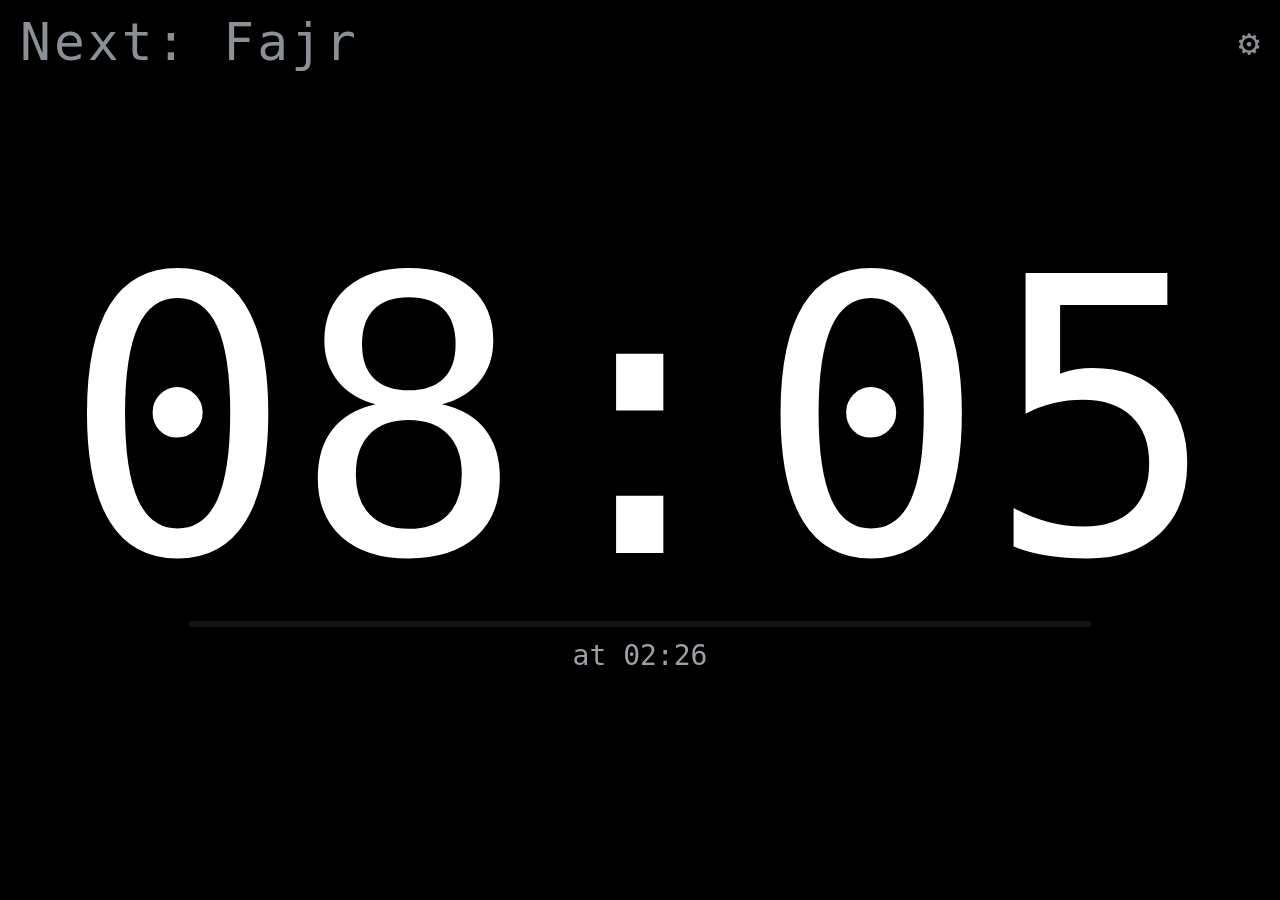
<file: index.html>
<!DOCTYPE html>
<html lang="en">
  <head>
    <meta charset="utf-8" />
    <meta name="viewport" content="width=device-width, initial-scale=1, viewport-fit=cover" />
    <meta name="theme-color" content="#000000" />
    <meta name="apple-mobile-web-app-capable" content="yes" />
    <meta name="apple-mobile-web-app-status-bar-style" content="black" />
    <meta name="apple-mobile-web-app-title" content="Time to Salat" />
    <link rel="manifest" href="./manifest.webmanifest" />
    <title>Time to Salat</title>
    <link rel="stylesheet" href="./styles.css" />
  <link href="https://fonts.googleapis.com/css2?family=Orbitron:wght@400;700&display=swap" rel="stylesheet">
  </head>
  <body>
    <main id="app" class="app" role="main">
      <div class="header">
        <div class="prayer-name" id="prayerName" aria-live="polite">—</div>
        <a class="settings-btn" href="./settings.html" aria-label="Settings" title="Settings">⚙️</a>
      </div>
      <div class="clock" aria-live="polite">
        <span id="hm" class="hm">00:00</span><span id="sec" class="sec" aria-hidden="true">:00</span>
      </div>
      <div class="progress" id="progressBar" aria-hidden="true"></div>
      <div class="subtext" id="nextTime">—</div>
    </main>

    <script type="module" src="./prayerTimes.js"></script>
    <script type="module" src="./app.js"></script>

    <script>
      if ('serviceWorker' in navigator) {
        window.addEventListener('load', () => {
          navigator.serviceWorker.register('./sw.js').catch(() => {});
        });
      }
    </script>
  </body>
</html>
</file>
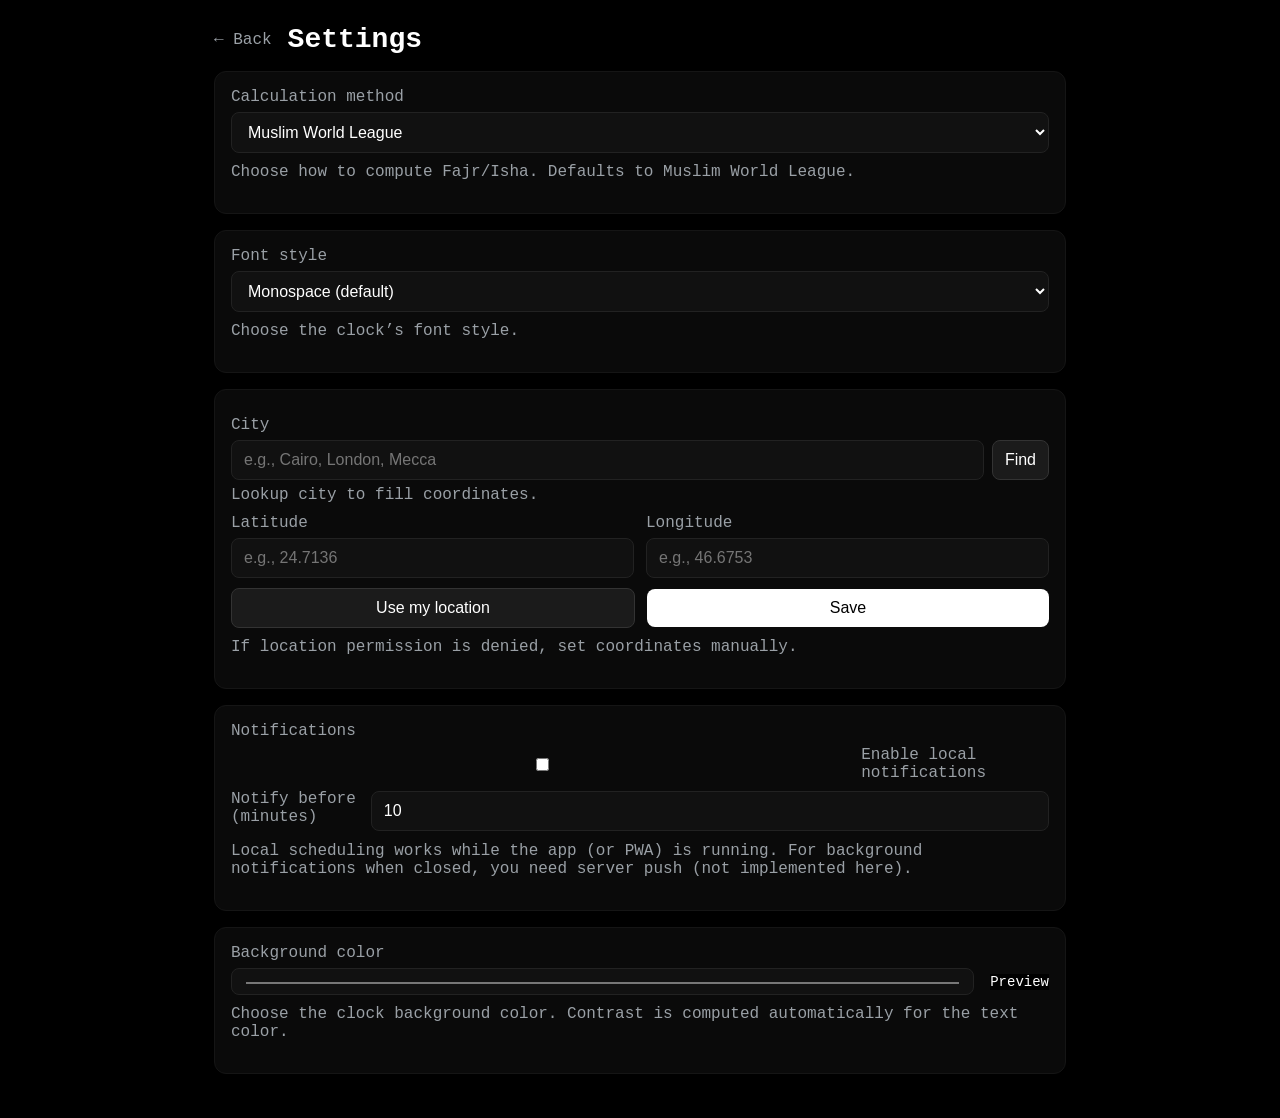
<file: settings.html>
<!DOCTYPE html>
<html lang="en">
  <head>
    <meta charset="utf-8" />
    <meta name="viewport" content="width=device-width, initial-scale=1, viewport-fit=cover" />
    <meta name="theme-color" content="#000000" />
    <meta name="apple-mobile-web-app-capable" content="yes" />
    <meta name="apple-mobile-web-app-status-bar-style" content="black" />
    <title>Settings • Time to Salat</title>
  <link rel="stylesheet" href="./styles.css" />
  <link href="https://fonts.googleapis.com/css2?family=Orbitron:wght@400;700&display=swap" rel="stylesheet">
  </head>
  <body class="settings-body">
    <main class="settings" role="main">
      <header class="settings-header">
        <a href="./index.html" class="back">← Back</a>
        <h1>Settings</h1>
      </header>

      <section class="card">
        <label for="method">Calculation method</label>
        <select id="method">
          <option value="MWL">Muslim World League</option>
          <option value="UmmAlQura">Umm al-Qura, Makkah</option>
          <option value="Egypt">Egyptian General Authority</option>
          <option value="Karachi">University of Islamic Sciences, Karachi</option>
          <option value="ISNA">Islamic Society of North America (ISNA)</option>
        </select>
        <p class="help">Choose how to compute Fajr/Isha. Defaults to Muslim World League.</p>
      </section>

      <section class="card">
        <label for="fontStyle">Font style</label>
        <select id="fontStyle">
          <option value="mono">Monospace (default)</option>
          <option value="digital">Digital / Display</option>
          <option value="sans">Sans-serif</option>
          <option value="serif">Serif</option>
        </select>
        <p class="help">Choose the clock’s font style.</p>
      </section>

      <section class="card">
        <div class="row">
          <div style="flex: 1 1 60%;">
            <label for="city">City</label>
            <div style="display:flex; gap:8px; align-items:center;">
              <input id="city" type="text" placeholder="e.g., Cairo, London, Mecca" />
              <button id="findCity" type="button">Find</button>
            </div>
            <div id="cityStatus" class="help" style="margin-top:6px;">Lookup city to fill coordinates.</div>
          </div>
        </div>

        <div class="row">
          <div>
            <label for="lat">Latitude</label>
            <input id="lat" type="number" step="0.000001" placeholder="e.g., 24.7136" />
          </div>
          <div>
            <label for="lon">Longitude</label>
            <input id="lon" type="number" step="0.000001" placeholder="e.g., 46.6753" />
          </div>
        </div>
        <div class="row">
          <button id="useLocation" type="button">Use my location</button>
          <button id="save" type="button" class="primary">Save</button>
        </div>
        <p class="help">If location permission is denied, set coordinates manually.</p>
      </section>

      <section class="card">
        <label for="notifyEnable">Notifications</label>
        <div style="display:flex; gap:8px; align-items:center;">
          <input id="notifyEnable" type="checkbox" />
          <label for="notifyEnable" style="margin:0">Enable local notifications</label>
        </div>
        <div style="display:flex; gap:8px; align-items:center; margin-top:8px;">
          <label for="notifyMinutes" style="width:160px;">Notify before (minutes)</label>
          <input id="notifyMinutes" type="number" min="0" max="120" step="1" value="10" />
        </div>
        <p class="help">Local scheduling works while the app (or PWA) is running. For background notifications when closed, you need server push (not implemented here).</p>
      </section>

      <section class="card">
        <label for="bgColor">Background color</label>
        <div style="display:flex; gap:8px; align-items:center;">
          <input id="bgColor" type="color" value="#000000" />
          <label id="bgPreview" style="margin:0 0 0 8px; font-size:14px;">Preview</label>
        </div>
        <p class="help">Choose the clock background color. Contrast is computed automatically for the text color.</p>
      </section>
    </main>

    <script type="module" src="./settings.js"></script>
  </body>
</html>
</file>
<file: styles.css>
@font-face {
  font-family: 'ClockMono';
  src: local('SF Mono'), local('Menlo'), local('Monaco');
}

:root {
  --bg: #000;
  --fg: #fff;
  --accent: #9aa0a6;
}

* { box-sizing: border-box; }
html, body { height: 100%; }
body {
  margin: 0;
  background: var(--bg);
  color: var(--fg);
  font-family: var(--font-body, ClockMono, ui-monospace, SFMono-Regular, Menlo, Monaco, Consolas, monospace);
  -webkit-font-smoothing: antialiased;
  -webkit-touch-callout: none;
  -webkit-user-select: none;
  user-select: none;
}

/* Invert colors for blink effect */
.invert-mode {
  background: #fff !important;
  color: #000 !important;
}

.invert-mode .progress { background: #f0f0f0; opacity: .08; }


.app {
  display: flex;
  flex-direction: column;
  align-items: center;
  justify-content: center;
  height: 100vh;
  width: 100vw;
  padding: env(safe-area-inset-top) env(safe-area-inset-right) env(safe-area-inset-bottom) env(safe-area-inset-left);
}

.header {
  position: fixed;
  top: env(safe-area-inset-top);
  left: env(safe-area-inset-left);
  right: env(safe-area-inset-right);
  display: flex;
  align-items: center;
  justify-content: space-between;
  padding: 12px 20px;
  opacity: 0.9;
}

.prayer-name {
  font-size: clamp(24px, 4vw, 52px);
  letter-spacing: 0.06em;
  color: var(--accent);
}

.settings-btn {
  color: var(--accent);
  text-decoration: none;
  font-size: clamp(20px, 3vw, 36px);
}

.clock {
  font-variant-numeric: tabular-nums;
  font-feature-settings: 'tnum' 1;
  line-height: 1;
  display: flex;
  align-items: baseline;
  justify-content: center;
  font-family: var(--font-clock, var(--font-body, ClockMono, ui-monospace, SFMono-Regular, Menlo, Monaco, Consolas, monospace));
}
.hm { font-size: clamp(96px, 30vw, 420px); }
.sec { font-size: clamp(40px, 9vw, 120px); color: var(--accent); vertical-align: baseline; margin-left: 12px; display: none; }

.subtext {
  margin-top: 12px;
  font-size: clamp(16px, 2.2vw, 28px);
  color: var(--accent);
}

/* Pixel-like progress bar */
.progress {
  width: min(92vw, 1400px);
  height: 6px;
  margin: 8px auto 0;
  background: #0f0f0f;
  opacity: .08;
  border: 0px solid #222;
  border-radius: 3px;
  position: relative;
  overflow: hidden;
}
.progress::before,
.progress::after {
  content: '';
  position: absolute;
  top: 0; bottom: 0;
  width: calc(var(--p, 0%) / 2);
  background: repeating-linear-gradient(
    to right,
    #fff 0,
    #fff 4px,
    #e6e6e6 4px,
    #e6e6e6 8px
  );
  image-rendering: pixelated;
}
.progress::before {
  left: 50%;
  transform-origin: left center;
}
.progress::after {
  right: 50%;
  transform-origin: right center;
}

/* Settings */
.settings-body { background: var(--bg); color: var(--fg); }
.settings {
  max-width: 900px;
  margin: 0 auto;
  padding: 24px;
}
.settings-header { display: flex; align-items: center; gap: 16px; }
.settings-header h1 { margin: 0; font-size: 28px; }
.back { color: var(--accent); text-decoration: none; }

.card {
  background: #0a0a0a;
  border: 1px solid #151515;
  border-radius: 12px;
  padding: 16px;
  margin-top: 16px;
}
.card label { display: block; color: var(--accent); margin-bottom: 6px; }
.card select, .card input {
  width: 100%;
  background: #111;
  color: var(--fg);
  border: 1px solid #222;
  border-radius: 8px;
  padding: 10px 12px;
  font-size: 16px;
}
.row { display: flex; gap: 12px; align-items: center; margin-top: 10px; }
.row > * { flex: 1; }
button { background: #1b1b1b; color: var(--fg); border: 1px solid #333; border-radius: 8px; padding: 10px 12px; font-size: 16px; }
button.primary { background: #fff; color: #000; border: none; }
.help { color: var(--accent); margin-top: 10px; }
</file>
